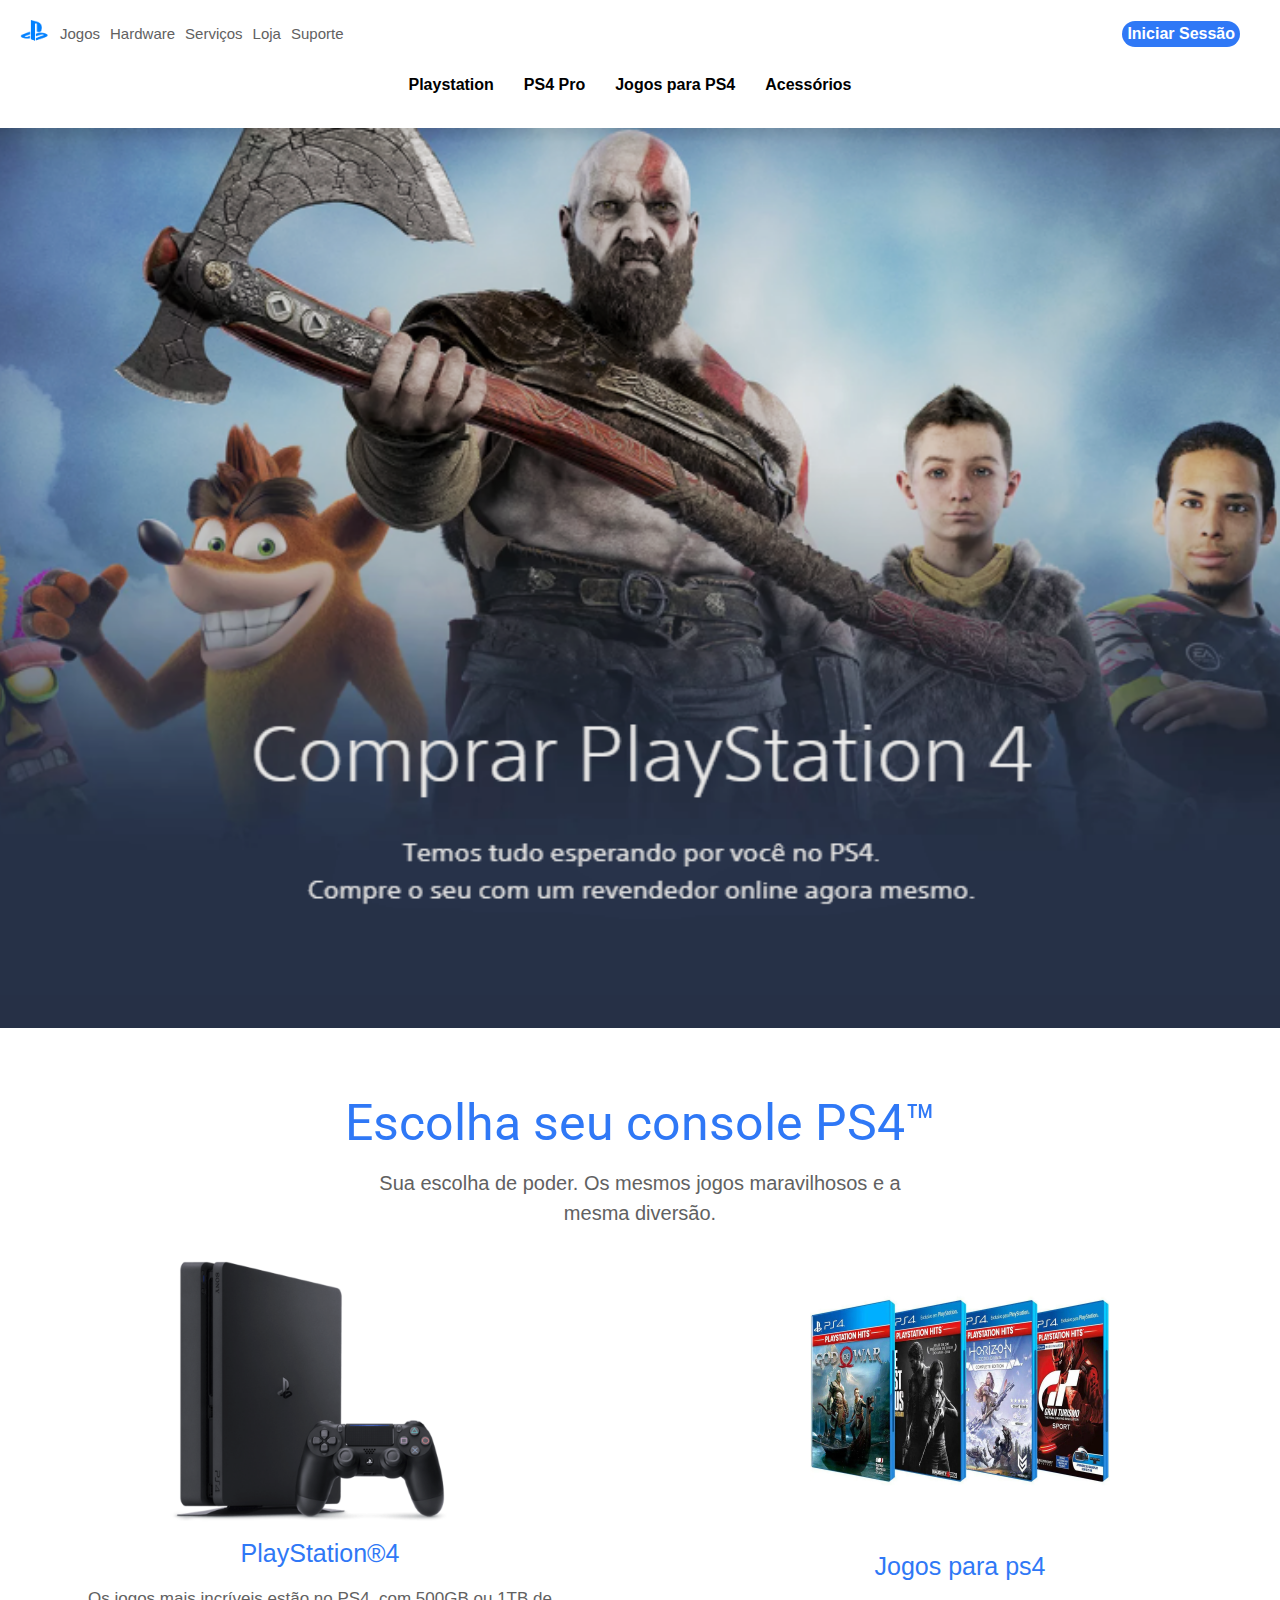
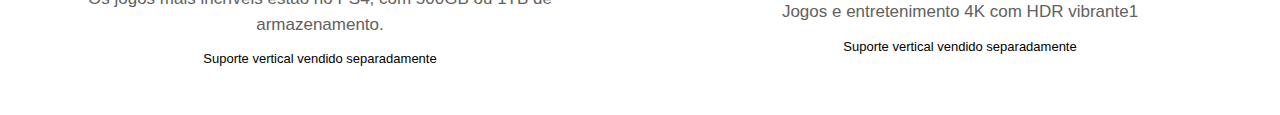
<file: index.html>
<!DOCTYPE html>
<html lang="pt-br">
<head>
    <meta charset="UTF-8">
    <meta http-equiv="X-UA-Compatible" content="IE=edge">
    <meta name="viewport" content="width=device-width, initial-scale=1.0">
    <link rel="preconnect" href="https://fonts.googleapis.com">
    <link rel="preconnect" href="https://fonts.gstatic.com" crossorigin>
    <link href="https://fonts.googleapis.com/css2?family=Roboto:wght@300&family=WindSong&display=swap" rel="stylesheet">
    <link rel="stylesheet" href="reset.css">
    <link rel="stylesheet" href="style-home.css">
    <title>Playstation</title>
</head>
<body>
    <header>
        <div class="logo-container">
            <img src="logo.png" alt="logo">
                <a href="ps4-pro.html" class="site-title">Jogos</a>
                <a href="" class="site-title">Hardware</a>
                <a href="" class="site-title">Serviços</a>
                <a href="" class="site-title">Loja</a>
                <a href="" class="site-title">Suporte</a>
        </div>
        <div>
            <ul>
                <a id="iniciar" href="./iniciarseesão.html">Iniciar Sessão</a>
            </ul>
        </div>
    </header>
    <main>
        <div>
            <ul>
                <a href="ps4.html">Playstation</a>
                <a href="">PS4 Pro</a>
                <a href="ps4-pro.html">Jogos para PS4</a>
                <a href="">Acessórios</a>
            </ul>
        </div>
        <div class="banner">
        </div>
        <div class="ps4">
            <div>
                <h1>Escolha seu console PS4™</h1>
                <div class="texto-ps4">
                    <p>Sua escolha de poder. Os mesmos jogos maravilhosos e a</p>
                    <p>mesma diversão.</p>
                </div>
            </div>
            <div class="console">
                <a href="ps4.html">
                <img src="ps4.webp" alt="ps4">
                <h2>PlayStation®4  </h2>
                <p id="texto-primario">Os jogos mais incríveis estão no PS4, com 500GB ou 1TB de</p>
                <p id="texto-primario">armazenamento.</p>
                <p id="texto-secundario">Suporte vertical vendido separadamente</p>
                </a>
            </div>
            <div class="console">
                <a href="ps4-pro.html">
                <img src="JOGOS.webp" alt="ps4-pro">
                <h2>Jogos para ps4</h2>
                <p id="texto-primario">Jogos e entretenimento 4K com HDR vibrante1</p>
                <p id="texto-secundario">Suporte vertical vendido separadamente</p>
                </a>
            </div>
        </div>
    </main>
</body>
</html>
</file>
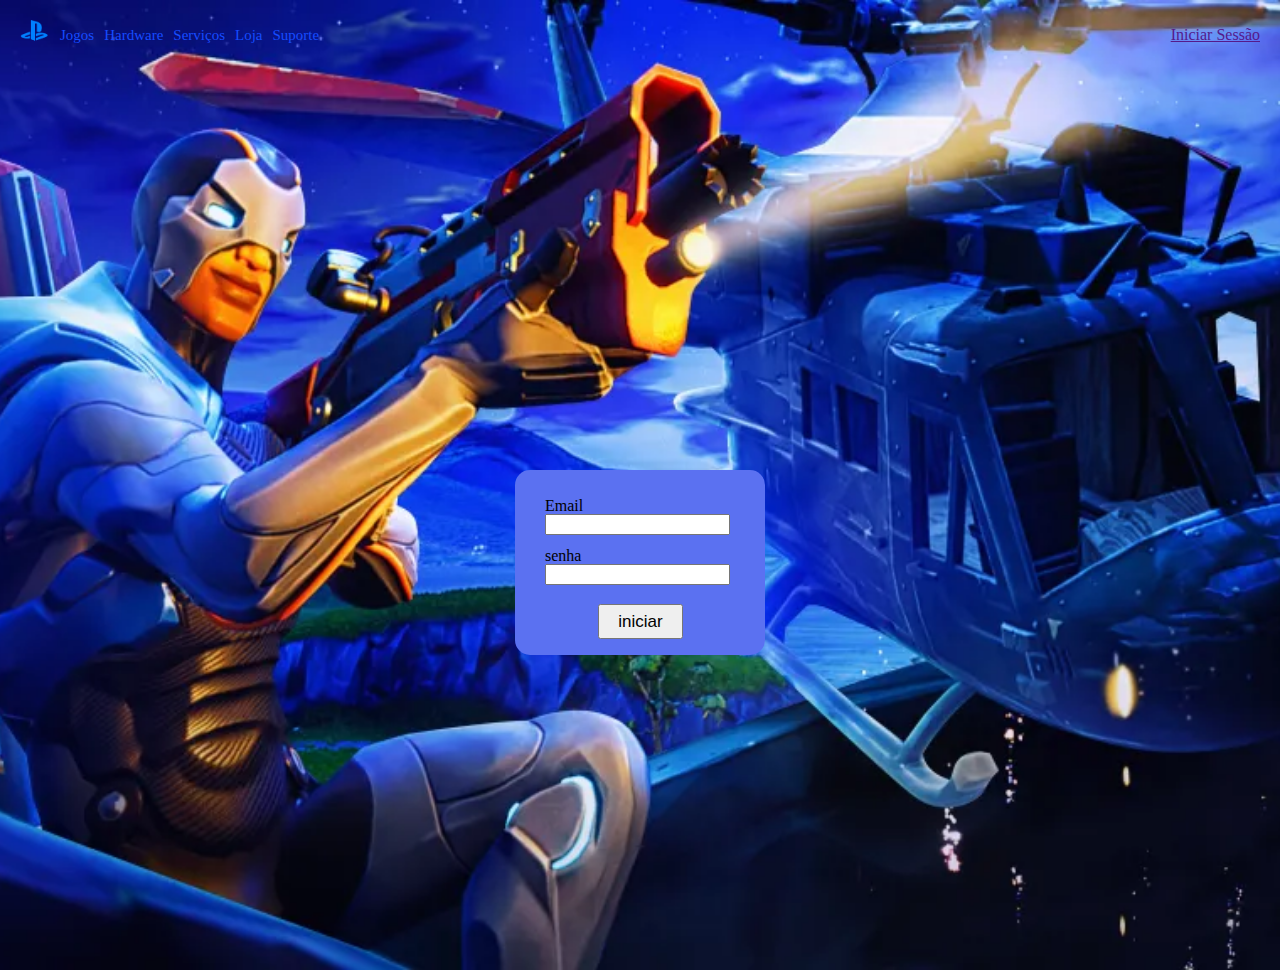
<file: iniciarseesão.html>
<!DOCTYPE html>
<html lang="en">
<head>
    <meta charset="UTF-8">
    <meta name="viewport" content="width=device-width, initial-scale=1.0">
    <title>iniciar sessão</title>
    <link rel="stylesheet" href="reset.css">
    <link rel="stylesheet" href="sessao.css">
</head>
<body>
    <header>
        <div class="logo-container">
            <a href="index.html"><img src="logo.png" alt="logo"></a>
                <a href="" class="site-title">Jogos</a>
                <a href="" class="site-title">Hardware</a>
                <a href="" class="site-title">Serviços</a>
                <a href="" class="site-title">Loja</a>
                <a href="" class="site-title">Suporte</a>
        </div>
        <div>
            <ul>
                <a id="iniciar" href="">Iniciar Sessão</a>
            </ul>
        </div>
    </header>
   <div class="sessao">
    <form >
        <label for="email">Email</label>
        <input type="email" id="email">
        <label for="senha">senha</label>
        <input type="password" id="senha" >
        <label for="iniciar"></label>
        <input type="submit" value="iniciar" id="botao-iniciar">
    </form>
    </div>
    
</body>
</html>
</file>
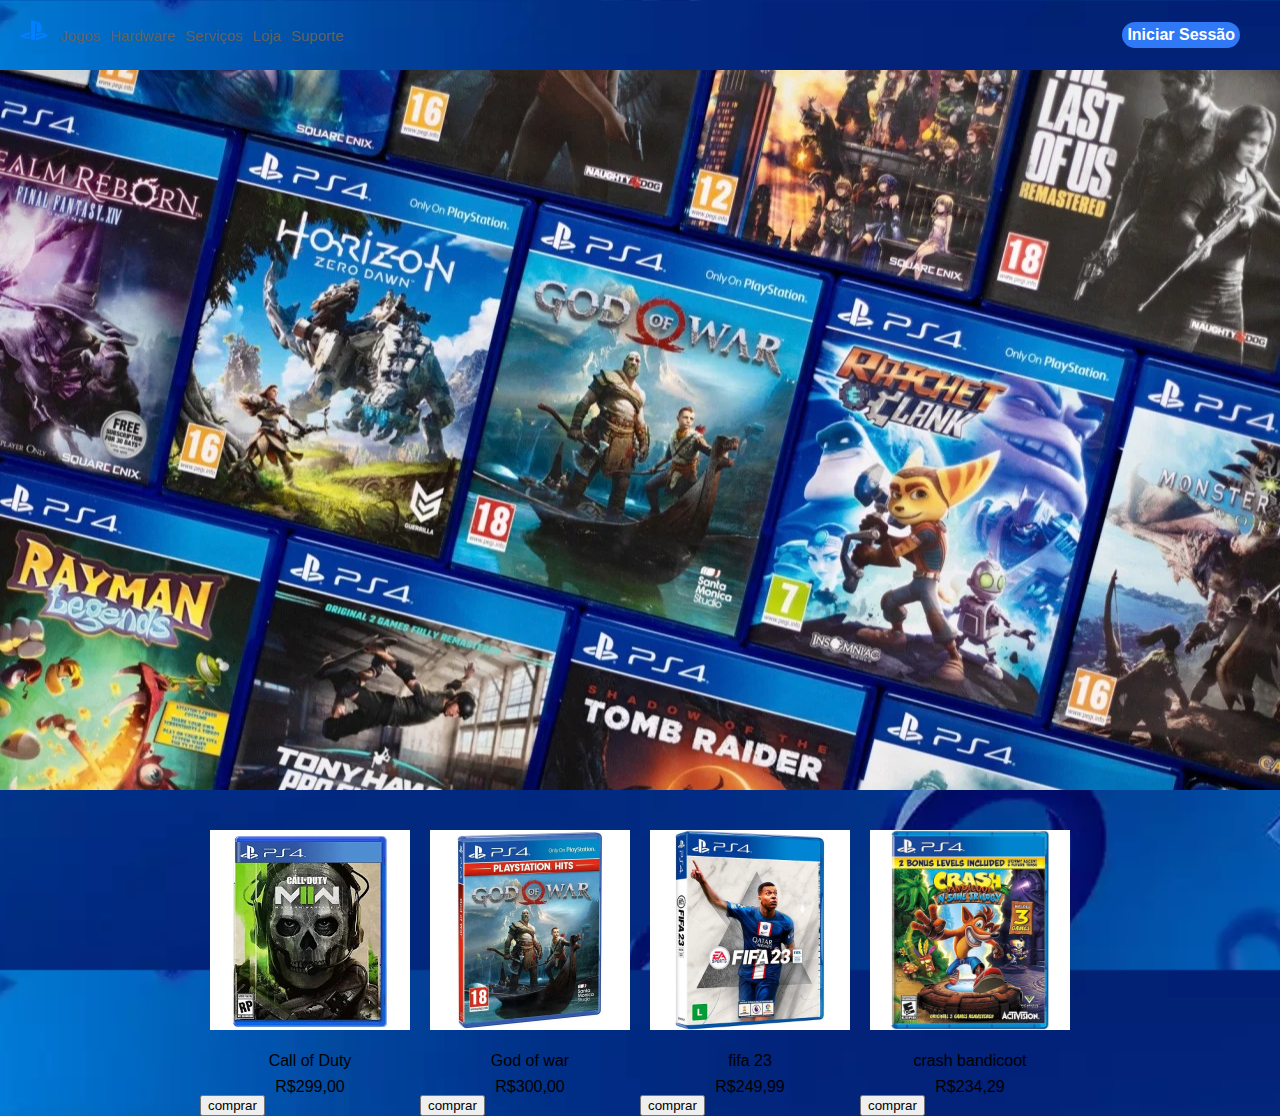
<file: ps4-pro.html>
<!DOCTYPE html>
<html lang="en">
<head>
    <meta charset="UTF-8">
    <meta http-equiv="X-UA-Compatible" content="IE=edge">
    <meta name="viewport" content="width=device-width, initial-scale=1.0">
    <title>Jogos para ps4</title>
    <link rel="stylesheet" href="reset.css">
    <link rel="stylesheet" href="style.css">
</head>
<body>
    <header>
        <div class="logo-container">
            <a href="index.html"><img src="logo.png" alt="logo"></a>
                <a href="" class="site-title">Jogos</a>
                <a href="" class="site-title">Hardware</a>
                <a href="" class="site-title">Serviços</a>
                <a href="" class="site-title">Loja</a>
                <a href="" class="site-title">Suporte</a>
        </div>
        <div>
            <ul>
                <a id="iniciar" href="">Iniciar Sessão</a>
            </ul>
        </div>
    </header>
    
</body>
</html>
<div class="jogosps4"></div>

<div class="jogos">
    <div>
    <img class="image" src="callofduty.webp" alt="ps4">
        <h3 class="text"> Call of Duty</h3>
        <p class="text">R$299,00</p>
        <label for="comprar"></label>
        <input type="submit" value="comprar" id="botao-comprar">
    </div>
    <div>
        <img class="image" src="godofwar.webp" alt="ps4">
            <h3 class="text">God of war</h3>
            <p class="text">R$300,00</p>
            <label for="comprar"></label>
        <input type="submit" value="comprar" id="botao-comprar">
    </div>
    <div><img class="image" src="shopping.webp" alt="ps4">
        <h4 class="text">fifa 23</h4>
        <p class="text">R$249,99</p>
        <label for="comprar"></label>
        <input type="submit" value="comprar" id="botao-comprar">
    </div>
    <div><img class="image" src="crash.webp" alt="ps4">
        <h5 class="text"> crash bandicoot </h5>
        <p class="text">R$234,29</p>
        <label for="comprar"></label>
        <input type="submit" value="comprar" id="botao-comprar">
    </div>
                
</div>
</file>
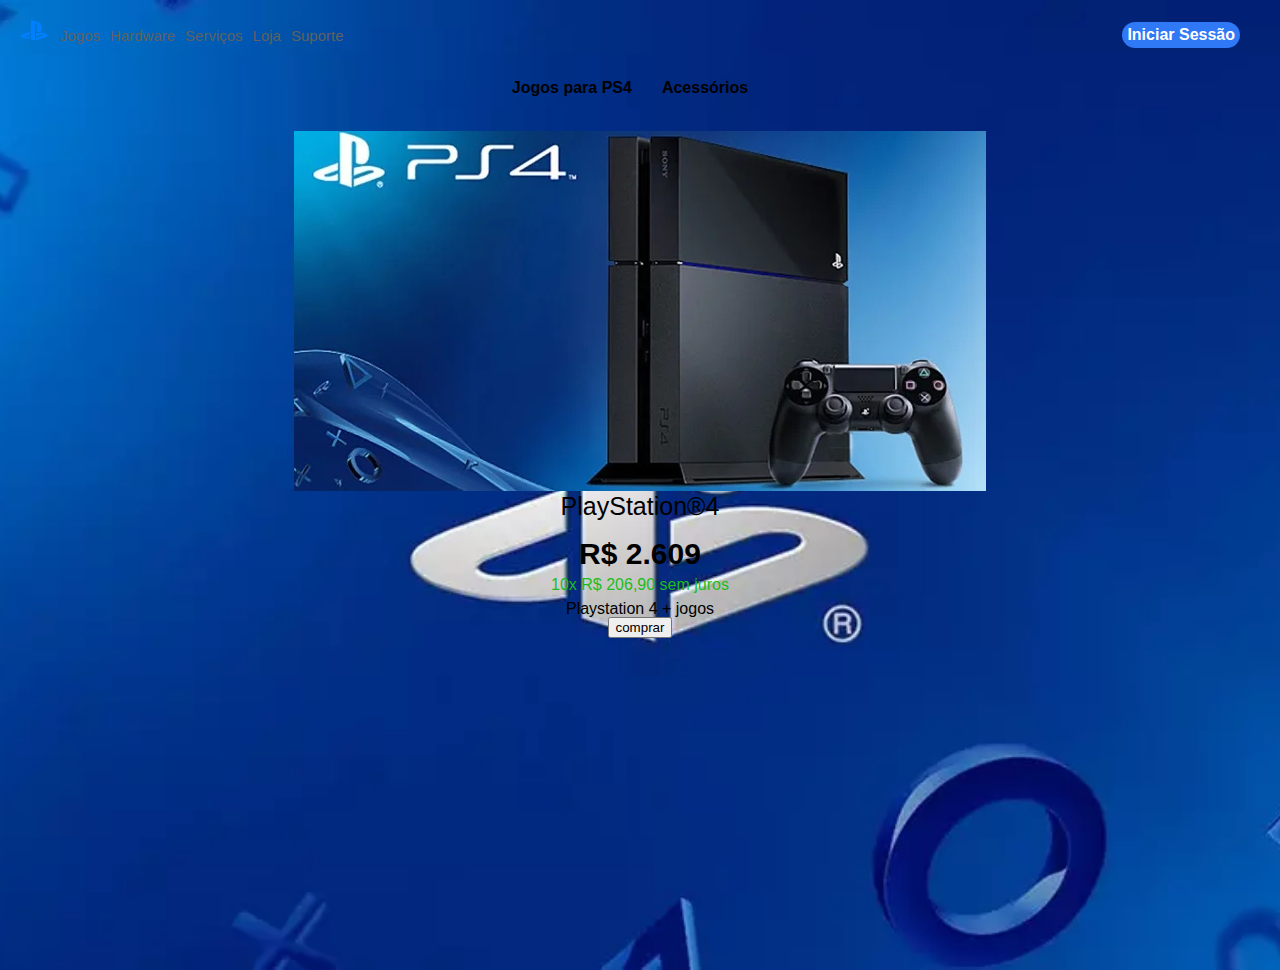
<file: ps4.html>
<!DOCTYPE html>
<html lang="en">
<head>
    <meta charset="UTF-8">
    <meta http-equiv="X-UA-Compatible" content="IE=edge">
    <meta name="viewport" content="width=device-width, initial-scale=1.0">
    <link rel="stylesheet" href="reset.css">
    <link rel="stylesheet" href="style.css">
    <title>Playstation</title>
</head>
<body>
    <header>
        <div class="logo-container">
            <a href="index.html"><img src="logo.png" alt="logo"></a>
                <a href="" class="site-title">Jogos</a>
                <a href="" class="site-title">Hardware</a>
                <a href="" class="site-title">Serviços</a>
                <a href="" class="site-title">Loja</a>
                <a href="" class="site-title">Suporte</a>
        </div>
        <div>
            <ul>
                <a id="iniciar" href="">Iniciar Sessão</a>
            </ul>
        </div>
    </header>
    <main>
        <div>
            <ul>
                <a href="">Jogos para PS4</a>
                <a href="">Acessórios</a>
            </ul>
        </div>
        <div>
            <img src="PS4.webp" alt="ps4">
            <h2>PlayStation®4</h2>
                <p class="preço">R$ 2.609</p>
                <p class="parcela">10x R$ 206,90 sem juros</p>
                <p>Playstation 4 + jogos</p>
                <label for="comprar"></label>
                <input type="submit" value="comprar" id="botao-comprar">
        </div>
        
</body>
</html>
</file>
<file: style-home.css>
body {
    font-family: Arial, Helvetica, sans-serif;
}

header {
    display: flex;
    align-items: center;
    justify-content: space-between;
    padding: 20px;
}

header img {
    width: 30px;
}

.logo-container {
    display: flex;
    align-items: center;

}

.logo-container a:hover{
    color: #2f78f6;
}

.site-title {
    text-decoration: none;
    color: #616161;
    font-size: 15px;
    margin-left: 10px;
}

ul {
    display: flex;
    list-style: none;
}

ul a {
    margin-right: 20px;
    text-decoration: none;
    color: #333;
}

a{
    text-decoration: none;
}

#iniciar {
    font-weight: bold;
    color: white;
    padding: 5px;
    background-color: #2f78f6;
    border-radius: 30px;
    margin-left: auto;
}

#iniciar:hover{
    transition: 0.2s;
    background-color: #0f439d;    
}

main {
    text-align: center;
    margin-top: 5px;
}

main ul {
    margin-bottom: 30px;
    font-weight: bold;
    display: flex;
    justify-content: center;
    list-style: none;
}

main ul a {
    padding: 5px;
    margin-right: 20px;
    text-decoration: none;
    color: #000000;
}

main ul a:hover{
    transition: 0.3s;
    background-color: #d4d4d4;
    border-radius: 10px;
}

.banner{
    background-image: url(fundo.png);
    height: 100vh;
    background-size: cover;
    background-position: center;
    position: relative;
    margin-bottom: 70px;
}

.ps4 {
    display: flex;
    justify-content: center;
    align-items: center;
    text-align: center;
    flex-wrap: wrap;
}

.ps4 > div {
    flex-basis: 100%;
    text-align: center;
}

.ps4 .console {
    flex-basis: 50%;
    display: flex;
    flex-direction: column;
    align-items: center;
    text-align: center;
}

.ps4 img {
    width: 300px;
    height: auto;
    margin-bottom: 10px;
}

.ps4 h1{
    font-family: 'Roboto', sans-serif;
    font-size: 50px;
    color: #2f78f6;
    padding-bottom: 20px
}

.ps4 p{
    color: #616161;
    font-size: 17px;
}

#texto-primario{
    line-height: 1.5; 
}

#texto-secundario{
    padding-top: 15px;
    padding-bottom: 50px;
    color: #000000;
    font-size: 13px;
}

.texto-ps4{
    line-height: 1.5;
}

.texto-ps4 p{
    font-size: 20px;
}

h2{
    color: #2f78f6;
    font-size: 25px;
    padding-bottom: 20px;
}
</file>
<file: sessao.css>
body{
    background-image: url(./Fortnite-00-4K-Main.webp);
    height: 100vh;
    background-size: cover;
    background-position: center;
    position: relative;
    margin-bottom: 70px;
}


header {
    display: flex;
    align-items: center;
    justify-content: space-between;
    padding: 20px;
}

header img {
    width: 30px;
}

.logo-container {
    display: flex;
    align-items: center;

}

.logo-container a:hover{
    color: #2f78f6;
}

.site-title {
    text-decoration: none;
    color: #164cff;
    font-size: 15px;
    margin-left: 10px;
}



form {
    border: 1px #c0c0c0;
    background-color: rgb(91, 113, 241);
    padding-left: 30px;
    padding-bottom: 15px;
    border-radius: 15px;
    padding-top: 15px;
}

label {
    width: 250px ;
    margin-top: 13px;
}

.sessao {
    width: 250px;
    margin: 0 auto;
    margin-top: 400px;
}

form label {
    display: block;
}

form input {
    display: block;
}

#botao-iniciar {
    font-size: 17px;
    width: 85px;
    height: 35px;
    margin: 0 auto;
    margin-right: 82px;
    margin-top: 19px;
    margin-bottom: 1px;
}
</file>
<file: style.css>
body {
    font-family: Arial, Helvetica, sans-serif;
    background-image: url(./playstationfundo.webp);
    height: 100vh;
    background-size: cover;
    background-position: center;
    position: relative;
    margin-bottom: 70px;
}

header {
    display: flex;
    align-items: center;
    justify-content: space-between;
    padding: 20px;
}

header img {
    width: 30px;
}

.logo-container {
    display: flex;
    align-items: center;

}

.site-title {
    text-decoration: none;
    color: #616161;
    font-size: 15px;
    margin-left: 10px;
}

ul {
    display: flex;
    list-style: none;
}

ul a {
    margin-right: 20px;
    text-decoration: none;
    color: #333;
}
.jogosps4 {
    background-image: url(jogos-para-ps4-e-ps5.jpg);
    height: 80vh;
    background-size: cover;
    background-position: center;
    position: relative;
    margin-bottom: 30px;
}





.site-title {
    text-decoration: none;
    color: #616161;
    font-size: 15px;
    margin-left: 10px;
}

ul {
    display: flex;
    list-style: none;
}

ul a {
    margin-right: 20px;
    text-decoration: none;
    color: #333;
}

a{
    text-decoration: none;
}

#iniciar {
    font-weight: bold;
    color: white;
    padding: 5px;
    background-color: #2f78f6;
    border-radius: 30px;
    margin-left: auto;
}

#iniciar:hover{
    transition: 0.2s;
    background-color: #0f439d;    
}

main {
    text-align: center;
    margin-top: 5px;
}

main ul {
    margin-bottom: 30px;
    font-weight: bold;
    display: flex;
    justify-content: center;
    list-style: none;
}

main ul a {
    padding: 5px;
    margin-right: 20px;
    text-decoration: none;
    color: #000000;
}

main ul a:hover{
    transition: 0.3s;
    background-color: #d4d4d4;
    border-radius: 10px;
}

h2{
    font-size: 25px;
    padding-bottom: 20px;
}

.preço{
    font-size: 30px;
    font-weight: bold;
}

.parcela{
    padding: 8px;
    color: rgb(28, 189, 28);
}



.jogos{
    display: flex;
    flex-direction: row;
    justify-content: center;
    align-items: flex-start;
}

.image{
    width: 200px;
    height: auto;
    margin: 10px;
}

.text{
    text-align: center;
    margin-top: 10px;
}

form {
    border: 1px #000000;
    background-color: rgb(41, 4, 250);
    padding-left: 30px;
    padding-bottom: 15px;
    border-radius: 15px;
}

label {
    width: 250px ;
    margin-top: 13px;
}

.sessao {
    width: 250px;
    margin: 0 auto;
    margin-top: 400px;
}

form label {
    display: block;
}

form input {
    display: block;
}

#botao-iniciar {
    font-size: 17px;
    width: 85px;
    height: 35px;
    margin: 0 auto;
    margin-right: 82px;
    margin-top: 19px;
    margin-bottom: 1px;
}
</file>
